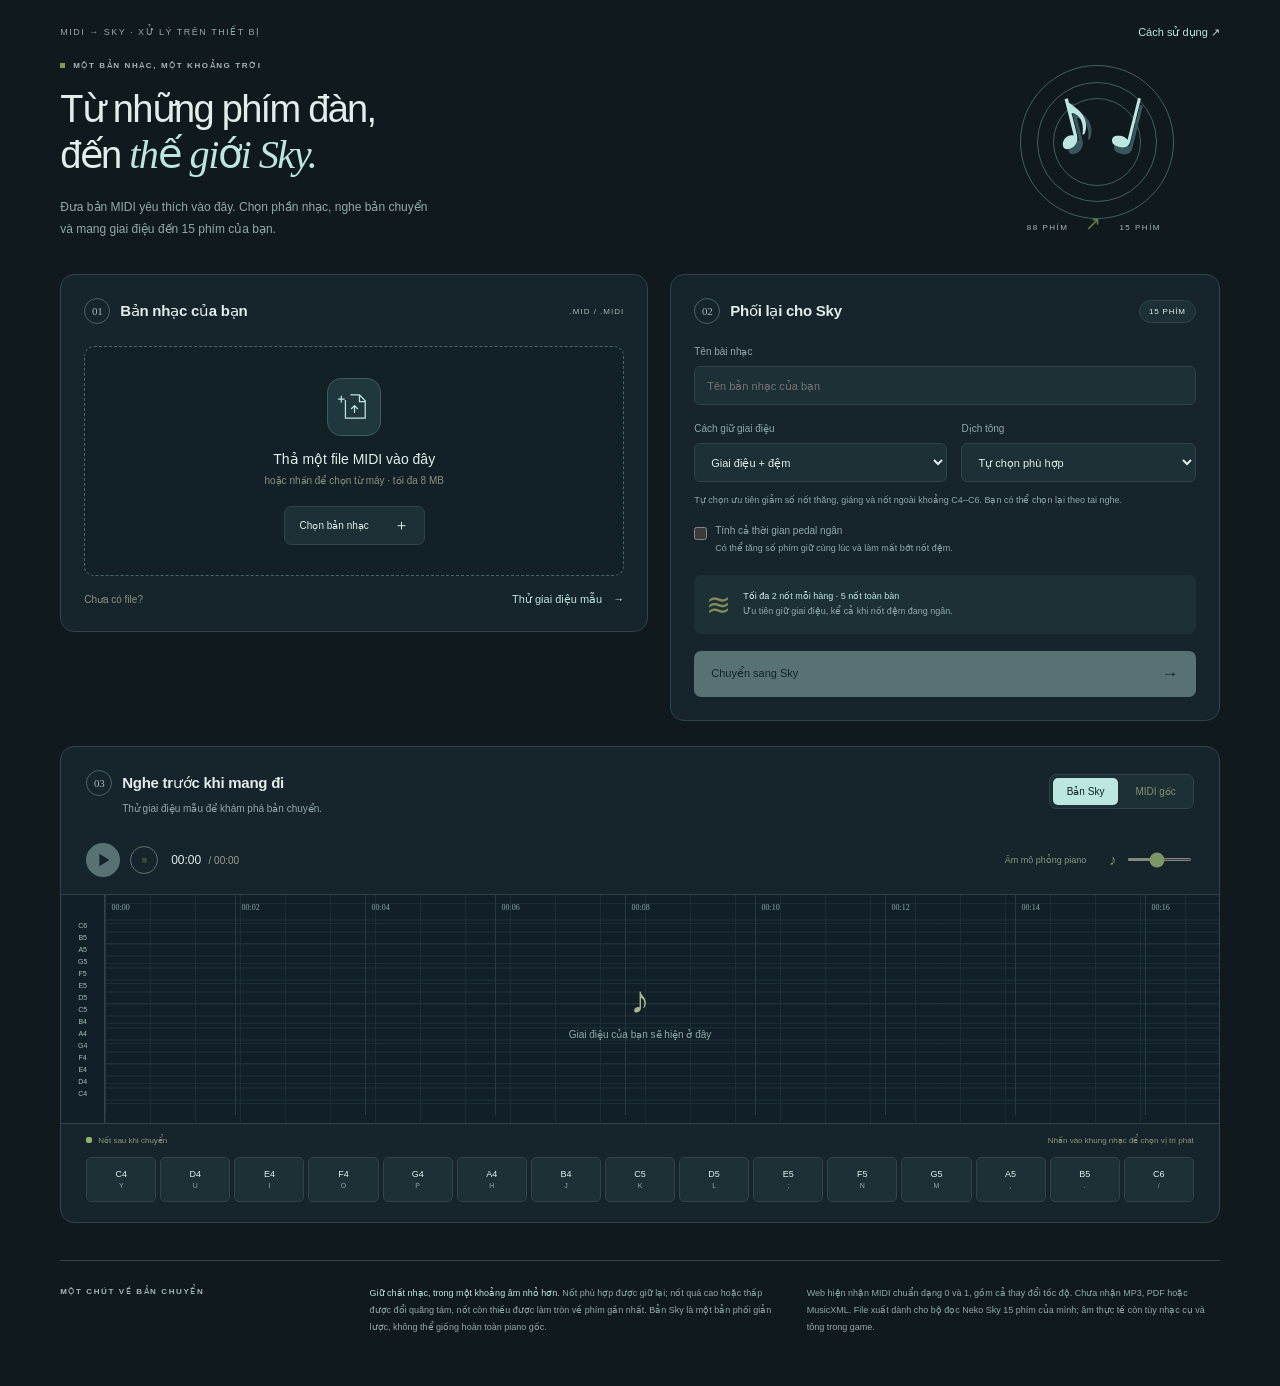
<file: sky/midi-converter/index.html>
<!doctype html>
<html lang="vi"><head><meta charset="utf-8"><meta name="viewport" content="width=device-width,initial-scale=1"><meta name="theme-color" content="#172f27"><meta name="description" content="Chuyển file MIDI thành bài nhạc Neko Sky 15 phím. Nghe thử, chọn track và tải .nekomusic, ngay trong trình duyệt."><title>Neko MIDI — Một bản nhạc, một khoảng trời</title>  <script type="module" crossorigin src="./assets/index-Bef8xN7R.js"></script>
  <link rel="stylesheet" crossorigin href="./assets/index-DD-iJxTy.css">
</head>
<body><aside class="sidebar"><a class="brand" href="./" aria-label="Neko MIDI trang chủ"><span class="brand-mark" aria-hidden="true">n<span>♪</span></span><span>neko<span class="brand-sub">music tools</span></span></a><div class="nav-label">KHÔNG GIAN ÂM NHẠC</div><div class="nav-item"><span aria-hidden="true">↗</span> Chuyển MIDI <span class="nav-dot"></span></div><div class="sidebar-note"><div class="little-keyboard" aria-hidden="true"><i></i><i></i><i></i><i></i><i></i></div><p>Ít phím hơn.<br>Vẫn là giai điệu của bạn.</p><span>MIDI → SKY 15 PHÍM</span></div><div class="local-badge"><span></span> Xử lý ngay trên thiết bị<small>File nhạc không được tải lên máy chủ.</small></div></aside>
<div class="page">
<main><div class="integrated-top"><span>MIDI → SKY · XỬ LÝ TRÊN THIẾT BỊ</span><button id="helpButton" class="text-button">Cách sử dụng ↗</button></div><section class="intro"><div><div class="eyebrow"><span></span> MỘT BẢN NHẠC, MỘT KHOẢNG TRỜI</div><h1>Từ những phím đàn,<br>đến <em>thế giới Sky.</em></h1><p>Đưa bản MIDI yêu thích vào đây. Chọn phần nhạc, nghe bản chuyển<br class="desktop"> và mang giai điệu đến 15 phím của bạn.</p></div><div class="intro-art" aria-hidden="true"><div class="orbit"></div><div class="art-note a">♪</div><div class="art-note b">♩</div><div class="art-caption">88 PHÍM <span>↗</span> 15 PHÍM</div></div></section>
<div id="message" role="status" aria-live="polite" hidden></div>
<section class="setup-grid"><div class="upload-panel panel"><div class="section-top"><h2><span class="step">01</span> Bản nhạc của bạn</h2><span class="small-label">.MID / .MIDI</span></div><label id="dropZone" class="dropzone" for="fileInput" tabindex="0"><span class="upload-icon" aria-hidden="true"><svg viewBox="0 0 40 40" fill="none"><path d="M15 6h11l7 7v21H9V12" stroke="currentColor" stroke-width="1.5"/><path d="M26 6v8h7M20 19v9m-4-5 4-4 4 4M4 7v8m-4-4h8" stroke="currentColor" stroke-width="1.5"/></svg></span><strong id="uploadTitle">Thả một file MIDI vào đây</strong><span id="uploadDetail">hoặc nhấn để chọn từ máy · tối đa 8 MB</span><span class="choose-file">Chọn bản nhạc <span>＋</span></span></label><input id="fileInput" type="file" accept=".mid,.midi,audio/midi,audio/x-midi" hidden><div class="upload-foot"><span>Chưa có file?</span><button id="demo" class="text-button">Thử giai điệu mẫu <span>→</span></button></div><div id="sourceInfo" hidden><div class="file-meta"><span id="fileMeta"></span><button id="downloadDemo" class="text-button" hidden>Tải MIDI mẫu ↓</button></div><div class="track-heading"><label>Phần nhạc cần chuyển</label><button id="allTracks" class="text-button">Chọn tất cả</button></div><div id="trackList" class="track-list"></div><p class="field-hint">Track trống được bỏ qua. Nếu bài quá dày, chọn riêng track giai điệu.</p></div></div>
<div class="settings-panel panel"><div class="section-top"><h2><span class="step">02</span> Phối lại cho Sky</h2><span class="pill">15 PHÍM</span></div><label class="field-label" for="titleInput">Tên bài nhạc</label><input id="titleInput" class="input" placeholder="Tên bản nhạc của bạn" maxlength="150" disabled><div class="field-row"><div><label class="field-label" for="mode">Cách giữ giai điệu</label><select id="mode" class="input"><option value="arrangement">Giai điệu + đệm</option><option value="melody">Chỉ giai điệu cao nhất</option></select></div><div><label class="field-label" for="transpose">Dịch tông</label><select id="transpose" class="input"><option value="auto">Tự chọn phù hợp</option><option value="0">Giữ nguyên tông</option></select></div></div><p class="field-hint">Tự chọn ưu tiên giảm số nốt thăng, giáng và nốt ngoài khoảng C4–C6. Bạn có thể chọn lại theo tai nghe.</p><label class="check-row"><input id="sustain" type="checkbox"><span>Tính cả thời gian pedal ngân<small>Có thể tăng số phím giữ cùng lúc và làm mất bớt nốt đệm.</small></span></label><div class="limit-note"><span aria-hidden="true">≋</span><p>Tối đa <b>2 nốt mỗi hàng · 5 nốt toàn bàn</b><small>Ưu tiên giữ giai điệu, kể cả khi nốt đệm đang ngân.</small></p></div><button id="convert" class="button primary" disabled>Chuyển sang Sky <span>→</span></button></div></section>
<section class="preview panel"><div class="section-top preview-heading"><div><h2><span class="step">03</span> Nghe trước khi mang đi</h2><p id="previewSubtitle">Thử giai điệu mẫu để khám phá bản chuyển.</p></div><div class="segmented" aria-label="Bản nghe thử"><button id="skyTab" class="selected" aria-pressed="true">Bản Sky</button><button id="sourceTab" aria-pressed="false">MIDI gốc</button></div></div><div class="transport"><button id="play" class="play-button" aria-label="Phát bản nghe thử" disabled><svg viewBox="0 0 20 20" width="18" height="18" fill="currentColor"><path d="m6 3 11 7-11 7z"/></svg></button><button id="stop" class="stop-button" aria-label="Dừng và về đầu" disabled>■</button><span id="clock" class="clock">00:00 <span>/ 00:00</span></span><span class="sound-label">Âm mô phỏng piano</span><label class="volume-label" for="volume"><span aria-hidden="true">♪</span><input id="volume" type="range" min="0" max="100" value="45" aria-label="Âm lượng"></label></div><div id="rollWrap" class="roll-wrap"><div class="roll-labels" id="rollLabels"></div><div id="rollScroll" class="roll-scroll"><canvas id="roll" tabindex="0" aria-label="Bản nhạc theo thời gian. Nhấn để chọn vị trí phát."></canvas><div id="playhead" class="playhead"><span></span></div></div><div id="emptyRoll" class="empty-roll"><span>♪</span> Giai điệu của bạn sẽ hiện ở đây</div></div><div class="preview-foot"><span><i class="legend"></i> <span id="legendText">Nốt sau khi chuyển</span></span><span>Nhấn vào khung nhạc để chọn vị trí phát</span></div><div id="skyKeys" class="sky-keys" aria-label="15 nốt tham chiếu Sky"></div></section>
<section id="result" class="result-grid" hidden><div class="report-panel panel"><div class="section-top"><h2>Bản chuyển của bạn</h2><span id="shiftBadge" class="pill"></span></div><div class="stats"><div><strong id="sourceCount">0</strong><span>nốt nguồn</span></div><div><strong id="outputCount">0</strong><span>nốt Sky</span></div><div><strong id="changedCount">0</strong><span>nốt làm tròn</span></div><div><strong id="droppedCount">0</strong><span>nốt bỏ / gộp</span></div></div><p id="summary" class="report-summary"></p><details><summary>Xem các điều chỉnh và cảnh báo</summary><pre id="report"></pre><div id="changes"></div></details></div><div class="export-panel"><div class="export-icon" aria-hidden="true">↧</div><div><span class="eyebrow">SẴN SÀNG CHO NEKO SKY</span><h2>Mang giai điệu đi cùng.</h2><p>Xuất file <b>.nekomusic</b> để nhập vào bản app Sky.<br>Không dùng trực tiếp cho bản Delta Force.</p></div><button id="openStudio" class="button primary">Mở trong Studio <span>→</span></button><button id="export" class="button primary">Tải .nekomusic <span>↓</span></button><button id="reportDownload" class="text-button">Tải báo cáo chuyển nốt</button></div></section>
<section class="how-it-works"><span class="eyebrow">MỘT CHÚT VỀ BẢN CHUYỂN</span><div><p><b>Giữ chất nhạc, trong một khoảng âm nhỏ hơn.</b> Nốt phù hợp được giữ lại; nốt quá cao hoặc thấp được đổi quãng tám, nốt còn thiếu được làm tròn về phím gần nhất. Bản Sky là một bản phối giản lược, không thể giống hoàn toàn piano gốc.</p><p>Web hiện nhận MIDI chuẩn dạng 0 và 1, gồm cả thay đổi tốc độ. Chưa nhận MP3, PDF hoặc MusicXML. File xuất dành cho bộ đọc Neko Sky 15 phím của mình; âm thực tế còn tùy nhạc cụ và tông trong game.</p></div></section>
</main><footer><span class="footer-brand">neko <span>/ music tools</span></span><span>Được làm cho những giai điệu bạn muốn giữ lại.</span><span>MIDI → NEKOMUSIC</span></footer></div>
<dialog id="help"><button id="closeHelp" class="close" aria-label="Đóng hướng dẫn">×</button><div class="eyebrow">BẮT ĐẦU TRONG MỘT PHÚT</div><h2>Mang bài nhạc đến Sky</h2><ol><li>Tải file <b>.mid / .midi</b> về máy và chọn ở bước 01.</li><li>Chọn track giai điệu hoặc piano. Chỉnh cách phối và dịch tông.</li><li>Nhấn <b>Chuyển sang Sky</b>, so sánh MIDI gốc và bản Sky.</li><li>Tải <b>.nekomusic</b>, nhập vào Neko Sky rồi phát thử trong game.</li></ol><p>Âm nghe thử được tổng hợp tại máy, không phải tiếng đàn thu từ Sky. Bản nghe MIDI gốc phát tối đa 96 tiếng cùng lúc để trình duyệt chạy ổn định. Thay đổi thiết lập sẽ yêu cầu chuyển lại trước khi xuất.</p><button id="helpDone" class="button primary">Đã hiểu <span>→</span></button></dialog>
</body></html>
</file>
<file: sky/midi-converter/assets/index-DD-iJxTy.css>
:root{--paper:#f5f5ee;--white:#fffefa;--ink:#203c32;--muted:#7c8579;--line:#e1e4d8;--lime:#d8ed98;--green:#204e3b;--shadow:0 8px 30px #203c3204;color:var(--ink);background:var(--paper);font-synthesis:none;font-family:Segoe UI,Arial,sans-serif}*{box-sizing:border-box}body{margin:0}button,input,select{font:inherit}button,a,label[for=fileInput]{-webkit-tap-highlight-color:transparent}button{cursor:pointer}button:disabled{opacity:.4;cursor:not-allowed}button:focus-visible,a:focus-visible,canvas:focus-visible,label[tabindex]:focus-visible{outline-offset:4px;outline:3px solid #69a08b}button{border:0}a{color:inherit;text-decoration:none}[hidden]{display:none!important}.sidebar{color:#eef3dc;z-index:3;background:#172f27;flex-direction:column;width:216px;padding:36px 25px;display:flex;position:fixed;inset:0 auto 0 0}.brand{letter-spacing:-1.7px;align-items:center;gap:12px;font-size:29px;font-weight:650;display:flex}.brand-mark{background:var(--lime);color:#243d29;border-radius:12px;place-items:center;width:42px;height:44px;font:italic 37px Georgia;display:grid;position:relative}.brand-mark span{font:16px Georgia;position:absolute;top:2px;right:5px}.brand-sub{letter-spacing:2px;color:#9eafa1;margin-top:1px;font-size:9px;font-weight:400;display:block}.nav-label{letter-spacing:1.4px;color:#91a397;margin:63px 0 15px;font-size:8px}.nav-item{background:#2b4436;border:1px solid #425b43;border-radius:8px;align-items:center;gap:10px;padding:13px 12px;font-size:12px;display:flex}.nav-item>span:first-child{color:var(--lime);font-size:18px}.nav-dot{background:var(--lime);border-radius:50%;width:5px;height:5px;margin-left:auto}.sidebar-note{margin-top:auto;padding-top:65px}.little-keyboard{opacity:.7;gap:3px;width:69px;height:35px;display:flex;transform:rotate(-8deg)}.little-keyboard i{border:1px solid #a5b48d;border-radius:2px;flex:1;position:relative}.little-keyboard i:nth-child(-n+4):after{content:"";z-index:1;background:#a5b48d;width:5px;height:18px;position:absolute;top:0;right:-4px}.sidebar-note p{color:#cbd4b9;letter-spacing:-.3px;font:italic 21px/1.5 Georgia}.sidebar-note>span{color:#879b8b;letter-spacing:1.6px;font-size:8px}.local-badge{color:#c0cbb3;border-top:1px solid #3a4c3d;margin-top:35px;padding-top:22px;font-size:9px}.local-badge>span{background:var(--lime);border-radius:50%;width:5px;height:5px;margin-right:5px;display:inline-block}.local-badge small{color:#8da18f;margin-top:8px;font-size:9px;line-height:1.8;display:block}header{border-bottom:1px solid var(--line);justify-content:space-between;align-items:center;height:85px;padding:0 4.7%;display:flex}.breadcrumb{letter-spacing:1.6px;font-size:9px;font-weight:600}.breadcrumb>span{color:#aeb6a6;margin:0 14px}.text-button{color:var(--green);background:0 0;padding:0;font-size:11px;font-weight:500;line-height:1.5}.text-button>span{margin-left:8px}.text-button:hover{color:#6e8b3b}.text-button:disabled{color:var(--muted)}main{max-width:1320px;margin:auto;padding:46px 4.7% 0}.intro{justify-content:space-between;align-items:center;margin-bottom:34px;display:flex}.eyebrow{letter-spacing:1.6px;color:#6f8168;align-items:center;gap:8px;font-size:8px;font-weight:600;display:flex}.eyebrow>span{background:#839b54;width:5px;height:5px;display:block}h1{letter-spacing:-1.7px;margin:18px 0;font-size:clamp(32px,3.4vw,49px);font-weight:500;line-height:1.14}h1 em{letter-spacing:-1.5px;color:#527149;font:italic 1.06em Georgia,serif}.intro p{color:#798371;margin:0;font-size:12px;line-height:1.85}.intro-art{flex-shrink:0;width:195px;height:170px;margin-right:25px;position:relative}.orbit{background:radial-gradient(circle,#e5eccb99,#0000 70%);border:1px solid #d5ddc6;border-radius:50%;width:154px;height:154px;position:absolute;top:0;left:20px}.orbit:before,.orbit:after{content:"";border:1px solid #d7dfc6;border-radius:50%;position:absolute;inset:16px}.orbit:after{inset:32px}.art-note{color:#3b6141;text-shadow:4px 6px #cedba8;font:90px Georgia;position:absolute;top:2px;left:48px;transform:rotate(-14deg)}.art-note.b{font-size:71px;top:17px;left:110px;transform:rotate(14deg)}.art-caption{letter-spacing:1.5px;color:#7a866c;font-size:8px;position:absolute;bottom:0;left:27px}.art-caption span{color:#657c43;margin:0 13px;font-size:19px}.setup-grid{grid-template-columns:1.07fr 1fr;align-items:start;gap:22px;display:grid}.panel{background:var(--white);border:1px solid var(--line);box-shadow:var(--shadow);border-radius:14px}.upload-panel,.settings-panel{padding:23px}.section-top{justify-content:space-between;align-items:center;gap:10px;margin-bottom:22px;display:flex}h2{letter-spacing:-.25px;align-items:center;gap:10px;margin:0;font-size:15px;font-weight:600;display:flex}.step{color:#879172;border:1px solid #dce1cd;border-radius:50%;place-items:center;width:26px;height:26px;font:11px Georgia;display:inline-grid}.small-label{color:#91967f;letter-spacing:1px;font-size:8px}.pill{letter-spacing:.8px;color:#5e744f;white-space:nowrap;background:#f2f5e9;border:1px solid #e1e7d3;border-radius:20px;padding:6px 9px;font-size:8px}.dropzone{text-align:center;cursor:pointer;background:linear-gradient(145deg,#f9fbf0,#f4f6e9);border:1px dashed #bcc9a6;border-radius:10px;flex-direction:column;justify-content:center;align-items:center;min-height:230px;padding:24px 12px;transition:all .2s;display:flex}.upload-icon{color:#6d854e;background:#e8efd6;border:1px solid #dce5c9;border-radius:14px;place-items:center;width:54px;height:58px;margin-bottom:15px;display:grid}.upload-icon svg{width:33px;height:33px}.dropzone strong{word-break:break-word;max-width:100%;font-size:14px;font-weight:500}.dropzone>span:not(.upload-icon):not(.choose-file){color:#8b927c;margin-top:8px;font-size:10px}.choose-file{background:#fffef8;border:1px solid #cad3b8;border-radius:7px;align-items:center;gap:25px;margin-top:20px;padding:9px 15px;font-size:10px;display:flex}.choose-file>span{font-size:15px}.upload-foot{color:#8e947e;justify-content:space-between;align-items:center;margin-top:15px;font-size:10px;display:flex}.file-meta{color:#7d8972;border-bottom:1px solid var(--line);justify-content:space-between;align-items:center;gap:10px;margin-bottom:13px;padding:16px 0;font-size:10px;display:flex}.track-heading{justify-content:space-between;align-items:center;margin-bottom:8px;display:flex}.track-heading label{font-size:11px;font-weight:500}.track-heading button{font-size:9px}.track-list{gap:5px;max-height:150px;display:grid;overflow:auto}.track-row{background:#f5f7ee;border-radius:5px;align-items:center;gap:9px;padding:9px;font-size:11px;display:flex}.track-row>span{text-overflow:ellipsis;white-space:nowrap;flex:1;overflow:hidden}.track-row small{color:#859278;font-size:9px}.field-label{color:#65735d;margin-bottom:9px;font-size:10px;display:block}.input{color:#3e4d35;background:#fffefa;border:1px solid #dfe4d3;border-radius:6px;width:100%;height:39px;padding:11px 12px;font-size:11px}.input:focus{outline-offset:1px;outline:2px solid #bfd39d}.input:disabled{background:#f5f6ee}.field-row{grid-template-columns:1.08fr 1fr;gap:14px;margin-top:18px;display:grid}.field-hint{color:#8a947d;margin:10px 0 0;font-size:9px;line-height:1.8}.check-row{color:#526147;cursor:pointer;align-items:flex-start;gap:8px;margin-top:17px;font-size:10px;display:flex}.check-row input{margin:2px 0 0}.check-row small{color:#8b947d;margin-top:5px;font-size:9px;line-height:1.6;display:block}.limit-note{color:#75845a;background:#f3f5e9;border-radius:7px;align-items:center;gap:12px;margin:19px 0 17px;padding:12px;display:flex}.limit-note>span{color:#7e8e5b;font:30px Georgia}.limit-note p{margin:0;font-size:9px;line-height:1.7}.limit-note b{color:#617444;font-weight:500}.limit-note small{color:#8a947a;font-size:9px;display:block}.button{border-radius:7px;justify-content:space-between;align-items:center;min-height:42px;padding:13px 17px;font-size:11px;font-weight:500;display:flex}.primary{background:var(--green);color:#f3f8e7}.primary>span{font-size:17px;font-weight:400}.settings-panel>.button{width:100%}.preview{margin-top:25px;overflow:hidden}.preview-heading{margin-bottom:17px;padding:23px 25px 0}.preview-heading p{color:#919781;margin:7px 0 0 36px;font-size:10px}.segmented{background:#f0f3e6;border:1px solid #e2e7d5;border-radius:7px;flex-shrink:0;gap:3px;padding:3px;display:flex}.segmented button{color:#839071;background:0 0;border-radius:5px;padding:8px 14px;font-size:10px}.segmented .selected{color:#3e5d33;background:#fffefa;box-shadow:0 2px 4px #253c2710}.transport{align-items:center;gap:10px;padding:12px 25px 17px;display:flex}.play-button{background:var(--green);color:#f4f8ec;border-radius:50%;flex-shrink:0;place-items:center;width:34px;height:34px;display:grid}.stop-button{color:#667c54;background:0 0;border:1px solid #dee4cf;border-radius:50%;width:28px;height:28px;font-size:10px}.clock{font-variant-numeric:tabular-nums;margin-left:3px;font-size:12px}.clock span{color:#9a9f8d;margin-left:4px;font-size:10px}.sound-label{color:#8e987f;margin-left:auto;font-size:9px}.volume-label{color:#7b8f60;align-items:center;gap:8px;margin-left:13px;font-size:15px;display:flex}.volume-label input{accent-color:#7c9664;width:65px;height:3px}.roll-wrap{background:#f4f6ed;border-top:1px solid #e3e8d8;border-bottom:1px solid #e3e8d8;height:230px;display:flex;position:relative}.roll-labels{z-index:1;background:#f0f3e7;border-right:1px solid #dfe5d0;flex-direction:column;flex-shrink:0;width:44px;padding-top:25px;display:flex;position:relative}.roll-labels div{text-align:center;color:#8a967b;height:12px;font-size:7px;line-height:12px}.roll-labels div:nth-child(7n+1){color:#536d42}.roll-scroll{scrollbar-color:#b8c5a3 #eff2e4;scrollbar-width:thin;flex:1;min-width:0;position:relative;overflow:auto}canvas{cursor:crosshair;touch-action:pan-x;height:220px;display:block}.playhead{pointer-events:none;background:#e4a16d;width:1px;display:none;position:absolute;top:0;bottom:0}.playhead>span{clip-path:polygon(0 0,100% 0,100% 65%,50% 100%,0 65%);background:#e4a16d;width:7px;height:9px;display:block;transform:translate(-3px)}.empty-roll{pointer-events:none;color:#a0ac8c;background:repeating-linear-gradient(0deg,#0000,#0000 19px,#e4e9da 20px),repeating-linear-gradient(90deg,#0000,#0000 44px,#e4e9da 45px);flex-direction:column;justify-content:center;align-items:center;gap:7px;font-size:10px;display:flex;position:absolute;inset:0}.empty-roll>span{color:#a5b68b;font:38px Georgia}.preview-foot{color:#8c977e;justify-content:space-between;align-items:center;gap:10px;padding:12px 25px;font-size:8px;display:flex}.preview-foot>span:first-child{align-items:center;gap:6px;display:flex}.legend{background:#92b26c;border-radius:2px;width:6px;height:6px;display:inline-block}.sky-keys{grid-template-columns:repeat(15,1fr);gap:4px;padding:0 25px 20px;display:grid}.sky-key{color:#69834e;background:#f3f5ea;border:1px solid #e4e9d9;border-radius:5px;flex-direction:column;justify-content:center;align-items:center;gap:3px;min-height:45px;font-size:9px;display:flex}.sky-key small{color:#9da98e;font-size:7px}.result-grid{grid-template-columns:1.25fr 1fr;align-items:start;gap:22px;margin-top:25px;display:grid}.report-panel{padding:23px}.stats{grid-template-columns:repeat(4,1fr);gap:8px;display:grid}.stats strong{letter-spacing:-1px;font-size:26px;font-weight:500;display:block}.stats span{color:#92997f;margin-top:5px;font-size:8px;display:block}.report-summary{color:#7a886b;border-bottom:1px solid var(--line);margin:19px 0 15px;padding-bottom:15px;font-size:10px;line-height:1.9}details{color:#71805f;font-size:10px}summary{cursor:pointer}pre{white-space:pre-wrap;word-wrap:break-word;color:#8b967b;max-height:230px;font:10px/1.9 Segoe UI,sans-serif;overflow:auto}#changes{color:#8b967b;gap:5px;max-height:160px;font-size:9px;display:grid;overflow:auto}.export-panel{background:#e8edd9;border:1px solid #dce4c9;border-radius:14px;flex-direction:column;align-items:flex-start;padding:25px;display:flex}.export-icon{color:#7a945b;margin-bottom:13px;font-size:26px}.export-panel h2{letter-spacing:-.7px;margin:10px 0;font:italic 25px Georgia}.export-panel p{color:#7e8e68;margin-bottom:20px;font-size:10px;line-height:1.9}.export-panel p b{color:#567540;font-weight:500}.export-panel .button{width:100%}.export-panel .text-button{align-self:center;margin-top:13px;font-size:9px}.how-it-works{border-top:1px solid var(--line);grid-template-columns:1fr 3fr;align-items:start;gap:26px;margin:37px 0 40px;padding-top:24px;display:grid}.how-it-works>.eyebrow{font-size:8px;line-height:1.8}.how-it-works>div{grid-template-columns:1fr 1fr;gap:24px;display:grid}.how-it-works p{color:#929981;margin:0;font-size:9px;line-height:1.9}.how-it-works b{color:#657a51;font-weight:500}footer{border-top:1px solid var(--line);color:#99a086;justify-content:space-between;align-items:center;gap:20px;padding:22px 4.7%;font-size:8px;display:flex}.footer-brand{color:#60714f;letter-spacing:-.8px;font-size:19px;font-weight:600}.footer-brand>span{letter-spacing:0;color:#98a185;font-size:10px;font-weight:400}footer>span:last-child{letter-spacing:1.4px;font-size:7px}#message{color:#855633;background:#f4e9de;border:1px solid #e6cbb3;border-radius:8px;margin-bottom:20px;padding:13px 16px;font-size:11px;line-height:1.7}dialog{background:var(--white);color:var(--ink);border:1px solid #dbe3cc;border-radius:16px;width:min(470px,100vw - 35px);padding:35px;box-shadow:0 20px 70px #123b2e30}dialog::backdrop{-webkit-backdrop-filter:blur(4px);backdrop-filter:blur(4px);background:#183d3266}dialog h2{margin:16px 0;font:italic 28px Georgia}dialog ol{color:#6e7c60;padding-left:18px;font-size:12px;line-height:1.9}dialog li{padding:5px 0}dialog p{color:#859176;font-size:11px;line-height:1.8}dialog .button{width:100%;margin-top:20px}.close{color:#7d8c6c;background:0 0;font-size:23px;position:absolute;top:14px;right:18px}input[type=range]{cursor:pointer}@media (width>=1550px){main{padding-top:60px}.intro{margin-bottom:43px}.dropzone{min-height:250px}.setup-grid{gap:26px}}@media (width<=1150px){.sidebar{width:180px;padding:30px 18px}.page{margin-left:180px}.intro-art{width:160px;margin-right:0;transform:scale(.85)}main{padding:35px 4% 0}.upload-panel,.settings-panel{padding:19px}.field-row{gap:9px}.preview-heading{padding:20px 20px 0}.transport{padding-inline:20px}.sound-label{display:none}.section-top{margin-bottom:17px}.dropzone{min-height:235px}.how-it-works{grid-template-columns:1fr}.sky-keys{gap:3px;padding-inline:20px}.sky-key{font-size:8px}}@media (width<=900px){.sidebar{align-items:center;width:75px;padding:24px 12px}.brand>span:last-child,.nav-label,.nav-item,.sidebar-note,.local-badge{display:none}.page{margin-left:75px}.setup-grid{gap:15px}.section-top h2{font-size:13px}.field-row{grid-template-columns:1fr}.intro-art{display:none}.result-grid{grid-template-columns:1fr 1fr}.settings-panel{align-self:stretch}.settings-panel>.button{margin-top:18px}header{height:70px}.how-it-works{margin-top:30px}.dropzone{min-height:245px}.stats strong{font-size:23px}.stats{gap:4px}.preview-heading{align-items:flex-start}.segmented button{padding:7px 9px}.report-panel,.export-panel{padding:18px}footer>span:last-child{display:none}}@media (width<=660px){.sidebar{flex-direction:row;align-items:center;width:100%;height:65px;padding:12px 20px;position:static}.brand{letter-spacing:-1px;gap:9px;font-size:23px}.brand>span:last-child{display:block}.brand-mark{border-radius:9px;width:33px;height:35px;font-size:29px}.brand-mark span{font-size:13px}.brand-sub{letter-spacing:1.6px;font-size:7px}.page{margin-left:0}header{height:53px;padding:0 20px}.breadcrumb{letter-spacing:1px;font-size:7px}.breadcrumb>span{margin:0 9px}header .text-button{font-size:9px}main{padding:28px 18px 0}.intro{margin-bottom:26px}.eyebrow{letter-spacing:1.3px;font-size:7px}h1{letter-spacing:-1.4px;margin:15px 0;font-size:36px}.intro p{font-size:11px}.desktop{display:none}.setup-grid{grid-template-columns:1fr}.upload-panel,.settings-panel{padding:19px}.dropzone{min-height:215px}.field-row{grid-template-columns:1fr 1fr}.settings-panel .section-top{margin-bottom:20px}.preview-heading{padding:20px 16px 0;display:block}.preview-heading p{margin-left:36px;font-size:9px}.segmented{width:max-content;margin:16px 0 0}.transport{padding:0 16px 15px}.volume-label{margin-left:auto}.preview-foot{padding:10px 16px;font-size:7px}.preview-foot>span:last-child{text-align:right;max-width:135px;line-height:1.5}.sky-keys{grid-template-columns:repeat(5,1fr);gap:5px;padding:0 16px 18px}.sky-key{flex-direction:row;gap:7px;min-height:35px;font-size:9px}.sky-key small{font-size:8px}.result-grid{grid-template-columns:1fr;gap:15px;margin-top:18px}.stats strong{font-size:27px}.stats span{font-size:9px}.export-panel{padding:24px}.export-panel h2{font-size:27px}.how-it-works>div{grid-template-columns:1fr;gap:12px}.how-it-works{gap:13px;margin:28px 0}.how-it-works p{font-size:10px}footer{align-items:flex-start;padding:19px}footer>span:nth-child(2){text-align:right;max-width:140px;line-height:1.6}.roll-wrap{height:230px}.small-label{font-size:7px}.export-panel .button{min-height:47px}.button{min-height:45px}dialog{padding:29px}}:root{--lightningcss-light: ;--lightningcss-dark:initial;color-scheme:dark;--paper:#10191e;--white:#16242b;--ink:#e1eeec;--muted:#91a9ab;--line:#30434a;--lime:#bce6e0;--green:#bce6e0;--shadow:none}.sidebar,.page>footer{display:none!important}.page{margin-left:0!important}main{max-width:1280px;padding-top:24px;padding-bottom:10px}.integrated-top{letter-spacing:1.5px;color:var(--muted);justify-content:space-between;align-items:center;margin-bottom:20px;font-size:9px;display:flex}.integrated-top button{letter-spacing:0}.intro h1{font-size:38px}.intro h1 em{color:#bce6e0}.intro p,.how-it-works p,.preview-heading p,.field-hint,.field-label,.check-row,.check-row small,.limit-note small,.report-summary,pre,#changes,dialog p,dialog ol,.sky-key small,.stats span{color:var(--muted)}.eyebrow,.small-label,.step,.file-meta,.track-row small,.art-caption{color:#a5b9b6}.orbit,.orbit:before,.orbit:after{background:0 0;border-color:#426063}.art-note{color:#bce6e0;text-shadow:4px 6px #38575c}.pill,.limit-note,.track-row,.input,.input:disabled,.segmented,.sky-key,.choose-file,.export-panel{border-color:var(--line);color:var(--ink);background:#1c3036}.limit-note b,.export-panel p,.export-panel p b,.how-it-works b{color:#bce6e0}.dropzone{background:#122128;border-color:#4a6869}.dropzone:hover,.dropzone.over{background:#203940;border-color:#bce6e0}.upload-icon{color:#bce6e0;background:#20373d;border-color:#3a5b5f}.primary,.play-button{color:#102025;background:#bce6e0}.primary:hover:not(:disabled){background:#d2f4ee}.segmented .selected{color:#102025;background:#bce6e0}.sky-key.active{color:#102025;background:#bce6e0;border-color:#bce6e0}.sky-key.active small{color:#23413f}.roll-wrap,.roll-labels{border-color:var(--line);background:#112028}.empty-roll{color:#92a9ab;background:repeating-linear-gradient(0deg,#0000,#0000 19px,#263940 20px),repeating-linear-gradient(90deg,#0000,#0000 44px,#263940 45px)}.roll-labels div,.roll-labels div:nth-child(7n+1){color:#a6bebb}.export-panel .primary+.primary{color:#c8e7e0;background:0 0;border:1px solid #6b9290;margin-top:10px}#message{color:#f1cca6;background:#332a20;border-color:#6b533c}#message.success{color:#c7ebe1;background:#1a3834;border-color:#406960}.input:focus{outline-color:#8ec2bd}dialog{border-color:var(--line)}.step{border-color:#496361}.track-row input,.check-row input{accent-color:#bce6e0}@media (width<=660px){main{padding-top:18px}.intro h1{font-size:31px}.integrated-top{letter-spacing:.5px;font-size:8px}.integrated-top button{font-size:10px}.intro{margin-bottom:22px}.intro-art{display:none}}
</file>
